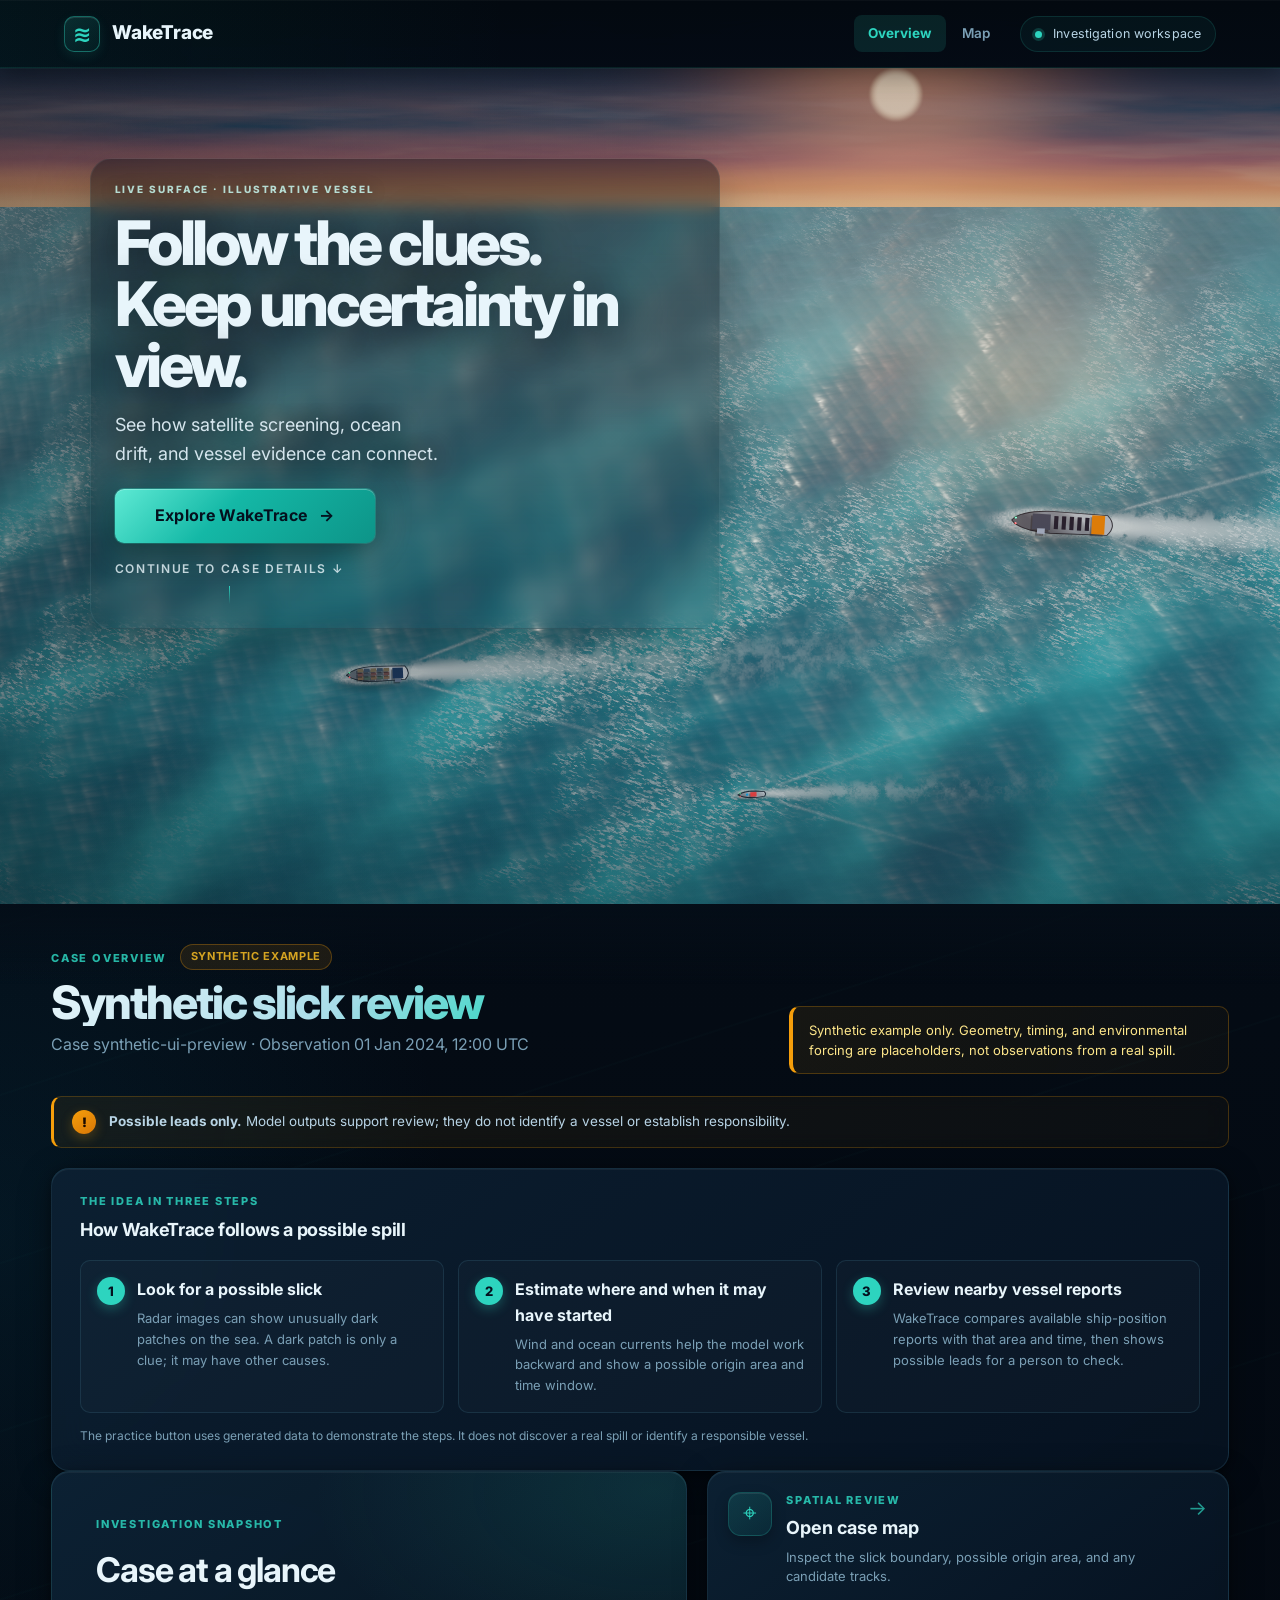
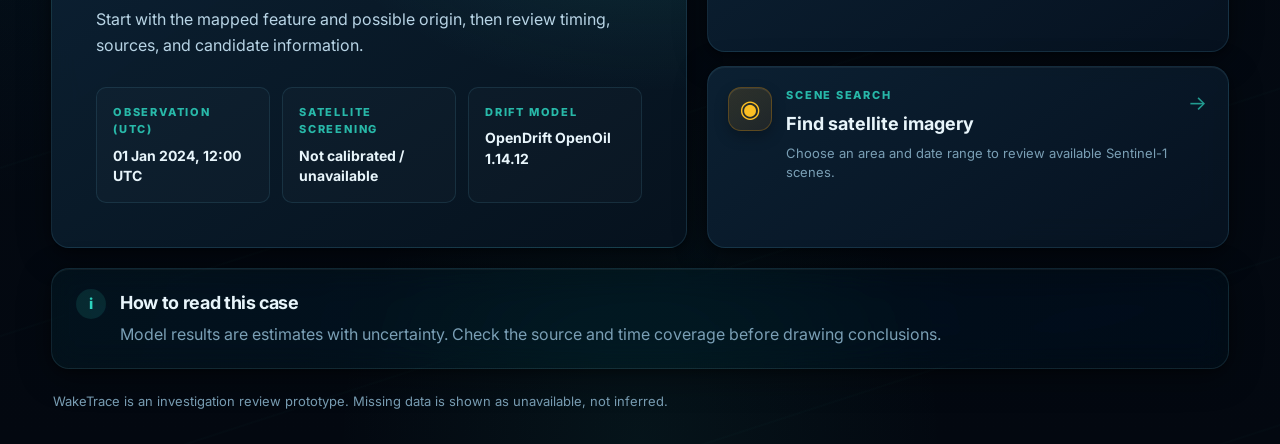
<file: frontend/index.html>
<!doctype html>
<html lang="en">
  <head>
    <meta charset="utf-8">
    <meta name="viewport" content="width=device-width, initial-scale=1">
    <meta name="theme-color" content="#0b2236">
    <title>WakeTrace | Case overview</title>
    <link rel="stylesheet" href="styles.css?v=22">
  </head>
  <body class="overview-page">
    <div class="ambient-globe" aria-hidden="true"><div class="globe-shell"><div class="globe-texture"></div></div></div>
    <a class="skip-link" href="#case-details">Skip to case overview</a>
    <header class="topbar">
      <a class="brand" href="index.html" aria-label="WakeTrace case overview"><span class="brand-mark" aria-hidden="true">≋</span><span>WakeTrace</span></a>
      <nav class="top-nav" aria-label="Main navigation">
        <a class="nav-active" aria-current="page" href="index.html">Overview</a>
        <a data-case-link href="map.html">Map</a>
      </nav>
      <div class="header-context"><span class="status-dot" aria-hidden="true"></span> Investigation workspace</div>
    </header>

    <section class="overview-hero" aria-label="Illustrative cinematic ocean scene">
      <div class="overview-hero-stage">
        <canvas id="overview-hero-canvas" aria-hidden="true"></canvas>
        <div class="overview-hero-flare" aria-hidden="true"></div>
        <div class="overview-hero-haze" aria-hidden="true"></div>
        <div class="overview-hero-veil" aria-hidden="true"></div>
        <div class="overview-hero-grain" aria-hidden="true"></div>
        <div class="overview-hero-overlay">
          <span class="eyebrow overview-hero-tag">LIVE SURFACE · ILLUSTRATIVE VESSEL</span>
          <p class="overview-hero-title">Follow the clues.<br>Keep uncertainty in view.</p>
          <p class="overview-hero-copy">See how satellite screening, ocean drift, and vessel evidence can connect.</p>
          <a class="primary-button overview-hero-cta" href="map.html?demo=1">Explore WakeTrace <span aria-hidden="true">→</span></a>
          <a class="overview-hero-scroll" href="#case-details">Continue to case details ↓</a>
        </div>
      </div>
    </section>

    <main class="page-shell overview-shell" id="case-details">
      <section class="case-heading overview-heading" aria-labelledby="case-title">
        <div class="case-heading-text">
          <div class="eyebrow">CASE OVERVIEW <span id="case-badge" class="badge">Loading</span></div>
          <h1 id="case-title">Loading case…</h1>
          <p id="case-subtitle" class="muted">Preparing case information</p>
        </div>
        <div id="case-notice" class="case-notice" role="note" hidden></div>
      </section>

      <p class="leads-banner" role="note"><span class="leads-icon" aria-hidden="true">!</span><span><strong>Possible leads only.</strong> Model outputs support review; they do not identify a vessel or establish responsibility.</span></p>

      <section class="panel plain-language-panel" aria-labelledby="workflow-title">
        <div class="eyebrow">THE IDEA IN THREE STEPS</div>
        <h2 id="workflow-title">How WakeTrace follows a possible spill</h2>
        <div class="plain-steps">
          <article><span>1</span><div><strong>Look for a possible slick</strong><p>Radar images can show unusually dark patches on the sea. A dark patch is only a clue; it may have other causes.</p></div></article>
          <article><span>2</span><div><strong>Estimate where and when it may have started</strong><p>Wind and ocean currents help the model work backward and show a possible origin area and time window.</p></div></article>
          <article><span>3</span><div><strong>Review nearby vessel reports</strong><p>WakeTrace compares available ship-position reports with that area and time, then shows possible leads for a person to check.</p></div></article>
        </div>
        <p class="small-note">The practice button uses generated data to demonstrate the steps. It does not discover a real spill or identify a responsible vessel.</p>
      </section>

      <section class="overview-grid" aria-label="Case summary">
        <article class="panel overview-main-card">
          <div class="eyebrow">INVESTIGATION SNAPSHOT</div>
          <h2>Case at a glance</h2>
          <p class="muted">Start with the mapped feature and possible origin, then review timing, sources, and candidate information.</p>
          <div class="overview-stats">
            <div><span class="metric-label">OBSERVATION (UTC)</span><strong id="overview-observed">—</strong></div>
            <div><span class="metric-label">SATELLITE SCREENING</span><strong id="overview-confidence">—</strong></div>
            <div><span class="metric-label">DRIFT MODEL</span><strong id="overview-model">—</strong></div>
          </div>
        </article>
        <div class="overview-links">
          <a class="destination-card map-destination" data-case-link href="map.html">
            <span class="destination-icon" aria-hidden="true">⌖</span>
            <span><span class="eyebrow">SPATIAL REVIEW</span><strong>Open case map</strong><span class="muted">Inspect the slick boundary, possible origin area, and any candidate tracks.</span></span>
            <span class="destination-arrow" aria-hidden="true">→</span>
          </a>
          <a class="destination-card" data-case-link href="map.html#upload-title">
            <span class="destination-icon satellite-icon" aria-hidden="true">◉</span>
            <span><span class="eyebrow">SCENE SEARCH</span><strong>Find satellite imagery</strong><span class="muted">Choose an area and date range to review available Sentinel-1 scenes.</span></span>
            <span class="destination-arrow" aria-hidden="true">→</span>
          </a>
        </div>
      </section>

      <section class="overview-note panel">
        <div class="note-symbol" aria-hidden="true">i</div>
        <div><h2>How to read this case</h2><p id="overview-note-text" class="muted">Model results are estimates with uncertainty. Check the source and time coverage before drawing conclusions.</p></div>
      </section>
      <footer class="page-footer">WakeTrace is an investigation review prototype. Missing data is shown as unavailable, not inferred.</footer>
    </main>
    <script src="case-data.js?v=3"></script>
    <script src="overview-hero.js?v=19"></script>
    <script src="overview.js"></script>
  </body>
</html>
</file>
<file: frontend/styles.css>
/* ============================================================
   WakeTrace — Refined Design System
   Deep-ocean palette · Glass panels · Harmonic accent colours
   ============================================================ */

@import url('https://fonts.googleapis.com/css2?family=Inter:wght@300;400;500;600;700;800;900&display=swap');

/* ─── Design Tokens ──────────────────────────────────────── */
:root {
  color-scheme: dark;

  /* Core palette */
  --ink:        #e8f5fb;
  --ink-soft:   #b8d4e5;
  --muted:      #7a9fb5;
  --line:       rgb(100 180 210 / 14%);
  --surface:    rgb(10 28 44 / 92%);
  --canvas:     #050e18;
  --deep:       #03090f;

  /* Brand accent — teal/cyan */
  --sea:        #2dd4bf;
  --sea-mid:    #14b8a6;
  --sea-dark:   #0d9488;
  --foam:       rgb(45 212 191 / 10%);

  /* Warm amber accent */
  --slick:      #f59e0b;
  --slick-soft: rgb(245 158 11 / 12%);
  --slick-light: #fef3c7;

  /* Utility */
  --focus:      #5eead4;
  --red:        #f43f5e;
  --red-soft:   rgb(244 63 94 / 12%);

  /* Geometry */
  --radius:     18px;
  --radius-sm:  10px;

  /* Shadows */
  --shadow-sm:  0 2px 8px rgb(0 0 0 / 30%), inset 0 1px 0 rgb(255 255 255 / 4%);
  --shadow:     0 8px 32px rgb(0 0 0 / 40%), 0 2px 8px rgb(0 0 0 / 30%), inset 0 1px 0 rgb(255 255 255 / 5%);
  --shadow-lg:  0 20px 60px rgb(0 0 0 / 55%), 0 4px 16px rgb(0 0 0 / 35%), inset 0 1px 0 rgb(255 255 255 / 6%);
  --glow-sea:   0 0 40px rgb(45 212 191 / 15%), 0 0 80px rgb(45 212 191 / 7%);
  --glow-amber: 0 0 30px rgb(245 158 11 / 18%);
}

/* ─── Reset & Base ───────────────────────────────────────── */
*, *::before, *::after { box-sizing: border-box; }
html {
  scroll-behavior: smooth;
  scroll-padding-top: 84px;
}
body {
  margin: 0;
  isolation: isolate;
  background: var(--canvas);
  color: var(--ink);
  font-family: 'Inter', ui-sans-serif, system-ui, -apple-system, 'Segoe UI', sans-serif;
  font-size: 16px;
  line-height: 1.6;
  -webkit-font-smoothing: antialiased;
  -moz-osx-font-smoothing: grayscale;
}

/* Multi-layer ocean background */
body {
  background:
    radial-gradient(ellipse 70% 50% at 80% -10%, rgb(13 148 136 / 18%), transparent 65%),
    radial-gradient(ellipse 50% 40% at 0% 60%,  rgb(6  78 106 / 18%), transparent 70%),
    radial-gradient(ellipse 40% 30% at 50% 100%, rgb(45 212 191 / 6%), transparent 60%),
    repeating-linear-gradient(
      162deg,
      transparent 0 80px,
      rgb(45 212 191 / 1.5%) 81px 82px,
      transparent 83px 160px
    ),
    linear-gradient(180deg, #060f18 0%, #040b14 50%, #030810 100%);
}

/* Subtle animated star-field / noise texture overlay */
body::before {
  content: "";
  position: fixed;
  z-index: -2;
  inset: 0;
  pointer-events: none;
  opacity: 0.5;
  background:
    radial-gradient(ellipse 120% 80% at 75% -5%, rgb(20 184 166 / 14%), transparent 55%),
    radial-gradient(ellipse 60% 50% at 10% 80%,  rgb(8  88 124 / 18%), transparent 60%),
    url("ocean-background.jpg") center 52% / cover no-repeat;
  filter: brightness(0.18) saturate(1.4);
  animation: ocean-drift 32s ease-in-out infinite alternate;
}
@keyframes ocean-drift {
  to { transform: translate3d(-1%, -0.5%, 0) scale(1.02); }
}

/* Animated grid-line shimmer */
body::after {
  content: "";
  position: fixed;
  z-index: -1;
  inset: 0;
  pointer-events: none;
  opacity: 0.06;
  background:
    repeating-linear-gradient(0deg,   transparent 0 39px, rgb(45 212 191 / 40%) 40px),
    repeating-linear-gradient(90deg,  transparent 0 79px, rgb(45 212 191 / 20%) 80px);
  mask-image: radial-gradient(ellipse 100% 100% at 50% 50%, black 20%, transparent 80%);
}

/* ─── Animated Globe ─────────────────────────────────────── */
.ambient-globe {
  position: fixed;
  z-index: -1;
  top: clamp(90px, 14vh, 160px);
  right: clamp(-130px, -4vw, -20px);
  width: clamp(260px, 30vw, 420px);
  aspect-ratio: 1;
  opacity: 0.5;
  pointer-events: none;
  filter: blur(0.3px);
}
.globe-shell {
  position: relative;
  width: 100%;
  height: 100%;
  overflow: hidden;
  border-radius: 50%;
  isolation: isolate;
  background: #04111e;
  box-shadow:
    0 0 0 1px rgb(45 212 191 / 30%),
    0 0 24px 6px  rgb(45 212 191 / 22%),
    0 0 70px 18px rgb(13 148 136 / 14%),
    inset -30px -6px 50px rgb(0 5 15 / 88%);
  animation: globe-float 14s ease-in-out infinite;
}
.globe-texture {
  position: absolute;
  inset: 0;
  border-radius: inherit;
  background-image: url("nasa-blue-marble.jpg");
  background-repeat: repeat-x;
  background-size: 200% 100%;
  background-position: 0 50%;
  filter: saturate(1.2) brightness(0.85) contrast(1.1) hue-rotate(4deg);
  animation: globe-turn 60s linear infinite;
}
.globe-shell::before {
  content: "";
  position: absolute;
  z-index: 1;
  inset: 0;
  border-radius: inherit;
  background:
    radial-gradient(ellipse at 32% 25%, rgb(255 255 255 / 18%), transparent 12%),
    radial-gradient(ellipse at 72% 55%, transparent 26%, rgb(1 10 24 / 28%) 60%, rgb(0 6 18 / 90%) 100%),
    linear-gradient(118deg, rgb(45 212 191 / 20%), transparent 30%, transparent 70%, rgb(0 8 22 / 55%));
  box-shadow:
    inset 10px 8px 28px rgb(200 255 245 / 14%),
    inset -22px -10px 40px rgb(0 5 20 / 80%);
}
.globe-shell::after {
  content: "";
  position: absolute;
  z-index: 2;
  top: -1%; left: -1%;
  width: 102%; height: 102%;
  border: 1px solid rgb(45 212 191 / 40%);
  border-radius: 50%;
  box-shadow: inset 0 0 16px rgb(45 212 191 / 25%);
}
@keyframes globe-float {
  0%, 100% { transform: rotateY(-8deg) rotateX(3deg) translateY(0); }
  50%       { transform: rotateY(-4deg) rotateX(1deg) translateY(-10px); }
}
@keyframes globe-turn { to { background-position: 100% 50%; } }

/* ─── Typography ─────────────────────────────────────────── */
h1, h2, h3, h4, p { margin-top: 0; }
h1 {
  margin: 8px 0 6px;
  font-size: clamp(28px, 3.6vw, 46px);
  font-weight: 800;
  letter-spacing: -0.045em;
  line-height: 1.06;
  overflow-wrap: anywhere;
  background: linear-gradient(135deg, #e8f5fb 0%, #a8dde9 60%, var(--sea) 100%);
  -webkit-background-clip: text;
  background-clip: text;
  -webkit-text-fill-color: transparent;
}
h2 {
  margin-bottom: 4px;
  font-size: 18px;
  font-weight: 700;
  letter-spacing: -0.02em;
  color: var(--ink);
}
h3 { margin-bottom: 0; font-size: 14px; font-weight: 650; }
.muted { color: var(--muted); }

/* ─── Accessibility ──────────────────────────────────────── */
:focus-visible {
  outline: 2px solid var(--sea);
  outline-offset: 3px;
  border-radius: 6px;
}
.topbar :focus-visible { outline-color: var(--sea); }

.skip-link {
  position: absolute; z-index: 2000; top: 8px; left: 8px;
  padding: 10px 14px; border-radius: 8px;
  background: var(--sea); color: #03090f;
  font-weight: 700; text-decoration: none;
  transform: translateY(-160%);
  transition: transform 0.2s;
}
.skip-link:focus { transform: none; }

/* ─── Top Bar ────────────────────────────────────────────── */
.topbar {
  position: sticky; z-index: 1500; top: 0;
  display: flex; align-items: center; justify-content: space-between; gap: 16px;
  height: 68px; padding: 0 clamp(16px, 5vw, 72px);
  color: var(--ink);
  background:
    linear-gradient(90deg, rgb(3 148 136 / 8%) 0%, transparent 40%),
    linear-gradient(180deg, rgb(3 9 16 / 98%), rgb(4 11 20 / 96%));
  border-bottom: 1px solid rgb(45 212 191 / 12%);
  box-shadow:
    0 4px 24px rgb(0 0 0 / 40%),
    0 1px 0 rgb(45 212 191 / 8%),
    inset 0 1px 0 rgb(255 255 255 / 3%);
  backdrop-filter: blur(20px) saturate(1.8);
}

.brand {
  display: inline-flex; align-items: center; gap: 12px;
  color: inherit; font-size: 19px; font-weight: 800;
  letter-spacing: -0.01em; text-decoration: none;
}
.brand-mark {
  display: grid; width: 36px; height: 36px; place-items: center;
  border: 1px solid rgb(45 212 191 / 40%);
  border-radius: 10px;
  color: var(--sea);
  background: linear-gradient(145deg, rgb(45 212 191 / 14%), rgb(13 148 136 / 8%));
  font-size: 22px; font-weight: 900; line-height: 1;
  box-shadow: inset 0 1px 0 rgb(255 255 255 / 10%), 0 4px 12px rgb(45 212 191 / 10%);
  transition: box-shadow 0.2s, border-color 0.2s;
}
.brand:hover .brand-mark {
  border-color: rgb(45 212 191 / 70%);
  box-shadow: inset 0 1px 0 rgb(255 255 255 / 12%), var(--glow-sea);
}

.top-nav { display: flex; align-items: center; gap: 2px; margin-left: auto; }
.top-nav a {
  padding: 8px 14px; border-radius: 8px;
  color: var(--muted); font-size: 13.5px; font-weight: 600;
  text-decoration: none;
  transition: background 0.15s, color 0.15s;
  letter-spacing: 0.01em;
}
.top-nav a:hover { background: rgb(45 212 191 / 8%); color: var(--ink); }
.top-nav a.nav-active,
.top-nav a[aria-current="page"] {
  background: rgb(45 212 191 / 12%);
  color: var(--sea);
  font-weight: 700;
}

.header-context {
  padding: 7px 14px;
  border: 1px solid rgb(45 212 191 / 14%);
  border-radius: 999px;
  background: rgb(45 212 191 / 5%);
  color: var(--ink-soft);
  font-size: 12.5px;
  white-space: nowrap;
  letter-spacing: 0.01em;
}
.status-dot {
  display: inline-block; width: 7px; height: 7px;
  margin-right: 7px; border-radius: 50%;
  background: var(--sea);
  box-shadow: 0 0 0 3px rgb(45 212 191 / 20%);
  vertical-align: middle;
}

/* ─── Page Layout ────────────────────────────────────────── */
.page-shell {
  position: relative; z-index: 1;
  max-width: 1560px; margin: 0 auto;
  padding: 40px clamp(16px, 4vw, 64px) 32px;
}

.case-heading {
  display: flex; align-items: flex-end; justify-content: space-between;
  gap: 24px; margin-bottom: 22px;
}
.eyebrow, .metric-label {
  color: var(--sea);
  font-size: 11px; font-weight: 800;
  letter-spacing: 0.16em;
  text-transform: uppercase;
  opacity: 0.85;
}

/* Badges */
.badge {
  display: inline-block; margin-left: 9px;
  padding: 3px 10px;
  border: 1px solid rgb(245 158 11 / 35%);
  border-radius: 999px;
  background: var(--slick-soft);
  color: #fbbf24;
  font-size: 11px; font-weight: 700;
  letter-spacing: 0.06em;
  vertical-align: 2px;
}
.badge.real-case-badge {
  border-color: rgb(45 212 191 / 25%);
  background: rgb(45 212 191 / 8%);
  color: var(--sea);
}

/* ─── Panels (Glass Cards) ───────────────────────────────── */
.panel, .destination-card {
  overflow: hidden;
  border: 1px solid var(--line);
  border-radius: var(--radius);
  background: linear-gradient(145deg, rgb(12 32 50 / 94%), rgb(6 18 32 / 96%));
  box-shadow: var(--shadow);
  backdrop-filter: blur(16px) saturate(1.6);
  transition: border-color 0.25s ease, box-shadow 0.25s ease, transform 0.25s ease;
}
.panel:hover {
  border-color: rgb(45 212 191 / 22%);
  box-shadow: var(--shadow-lg), var(--glow-sea);
}
.panel-heading {
  display: flex; align-items: center; justify-content: space-between; gap: 16px;
  padding: 22px 24px;
}

/* ─── Alerts & Banners ───────────────────────────────────── */
.leads-banner {
  display: flex; align-items: center; gap: 13px;
  margin: 0 0 20px; padding: 13px 18px;
  border: 1px solid rgb(245 158 11 / 22%);
  border-left: 3px solid var(--slick);
  border-radius: var(--radius-sm);
  background: linear-gradient(100deg, rgb(245 158 11 / 7%), rgb(245 158 11 / 3%));
  color: var(--ink-soft); font-size: 13.5px;
  backdrop-filter: blur(8px);
}
.leads-icon {
  display: grid; flex: none; width: 24px; height: 24px;
  place-items: center; border-radius: 50%;
  background: linear-gradient(145deg, var(--slick), #d97706);
  color: #1a0a00; font-size: 13px; font-weight: 900;
  box-shadow: 0 4px 12px rgb(245 158 11 / 25%);
}

.case-notice {
  max-width: 440px; padding: 13px 16px;
  border: 1px solid rgb(245 158 11 / 25%);
  border-left: 4px solid var(--slick);
  border-radius: var(--radius-sm);
  background: linear-gradient(115deg, rgb(245 158 11 / 8%), rgb(245 158 11 / 3%));
  color: #fde68a; font-size: 13px; line-height: 1.55;
}
.case-notice[hidden] { display: none; }

/* ─── Workspace Grid ─────────────────────────────────────── */
.workspace {
  display: grid;
  grid-template-columns: minmax(0, 2.2fr) minmax(320px, 0.8fr);
  gap: 20px; align-items: stretch;
}

/* ─── Map Panel ──────────────────────────────────────────── */
.map-panel {
  display: flex; flex-direction: column;
  min-height: clamp(560px, 74vh, 800px);
}
.map-heading { border-bottom: 1px solid var(--line); }
.map-legend {
  display: flex; flex-wrap: wrap; gap: 8px 18px;
  margin: 0; padding: 0; list-style: none;
  color: var(--ink-soft); font-size: 12.5px;
}
.map-legend li { display: inline-flex; align-items: center; gap: 7px; white-space: nowrap; }
.map-legend li[hidden] { display: none; }
.legend-swatch { width: 14px; height: 14px; border-radius: 4px; }
.legend-swatch.slick   { border: 2px solid var(--slick); background: rgb(245 158 11 / 30%); box-shadow: 0 0 6px rgb(245 158 11 / 25%); }
.legend-swatch.origin  { border: 2px dashed var(--sea); background: rgb(45 212 191 / 15%); }
.legend-swatch.secondary { border: 2px dashed rgb(45 212 191 / 50%); background: rgb(45 212 191 / 8%); }
.legend-swatch.track   { height: 0; border-top: 3px dotted var(--sea); border-radius: 0; background: none; align-self: center; }
.legend-swatch.particles { width: 12px; height: 12px; border: 2px solid rgb(45 212 191 / 60%); border-radius: 50%; background: var(--sea); }

.map-stage {
  position: relative; display: flex; flex: 1; min-height: 420px;
}
#map {
  position: relative; z-index: 0; flex: 1; min-height: 420px;
  background: radial-gradient(ellipse at 50% 40%, #0e3a50, #060f1a 70%, #040a12);
}

.map-overlay-chip, .map-button, .map-message {
  position: absolute; z-index: 500;
}
.map-overlay-chip {
  top: 14px; left: 56px;
  display: flex; align-items: center; gap: 8px;
  padding: 8px 13px;
  border: 1px solid rgb(45 212 191 / 25%);
  border-radius: 9px;
  background: rgb(3 9 16 / 92%);
  color: var(--ink);
  font-size: 11.5px; font-weight: 700; letter-spacing: 0.1em;
  box-shadow: var(--shadow-sm);
  backdrop-filter: blur(12px);
  pointer-events: none;
}
.overlay-icon { color: var(--sea); font-size: 15px; line-height: 1; }

.map-button {
  top: 14px; right: 14px;
  min-height: 38px; padding: 7px 14px;
  border: 1px solid rgb(45 212 191 / 20%);
  border-radius: 8px;
  background: rgb(6 18 32 / 88%);
  color: var(--ink);
  font: inherit; font-size: 13px; font-weight: 650;
  box-shadow: var(--shadow-sm);
  cursor: pointer;
  backdrop-filter: blur(12px);
  transition: background 0.15s, border-color 0.15s;
}
.map-button:hover {
  background: rgb(45 212 191 / 12%);
  border-color: rgb(45 212 191 / 40%);
}

.map-message {
  bottom: 18px; left: 50%;
  max-width: calc(100% - 28px); padding: 10px 16px;
  border: 1px solid var(--line);
  border-radius: 10px;
  background: rgb(6 18 32 / 94%);
  color: var(--ink); font-size: 13px; font-weight: 650;
  text-align: center;
  box-shadow: var(--shadow-sm);
  transform: translateX(-50%);
  backdrop-filter: blur(14px);
}
.map-message[hidden] { display: none; }

.map-footnote {
  margin: 0; padding: 12px 24px;
  border-top: 1px solid var(--line);
  color: var(--muted); font-size: 12.5px;
}

.trajectory-controls {
  display: grid;
  grid-template-columns: auto minmax(200px, 1fr) auto;
  align-items: center; gap: 10px 18px;
  padding: 14px 24px 16px;
  border-top: 1px solid var(--line);
  background: linear-gradient(180deg, rgb(4 14 22 / 85%), rgb(3 9 15 / 90%));
  backdrop-filter: blur(8px);
}
.trajectory-controls[hidden] { display: none; }
.trajectory-scrubber {
  display: grid;
  grid-template-columns: auto minmax(100px, 1fr) auto;
  align-items: center; gap: 10px;
  color: var(--muted); font-size: 12px;
}
.trajectory-scrubber input {
  width: 100%;
  accent-color: var(--sea);
  cursor: pointer;
}
.trajectory-time {
  color: var(--sea);
  font-size: 12px; font-variant-numeric: tabular-nums; text-align: right;
}
.trajectory-note {
  grid-column: 1 / -1; margin: 0;
  color: var(--muted); font-size: 12px;
}
/* Oil drift particles — more realistic dark-oil appearance */
.trajectory-particle {
  stroke: rgb(45 212 191 / 60%);
  stroke-width: 1;
  fill: #1a9e96;
  fill-opacity: 0.82;
  filter: drop-shadow(0 0 3px rgb(45 212 191 / 40%));
}

/* ─── Vessel Icons ───────────────────────────────────────── */
.vessel-icon-container { border: 0; background: transparent; }
.vessel-icon {
  position: relative;
  display: grid; width: 32px; height: 32px; place-items: center;
  border: 2px solid rgb(45 212 191 / 55%);
  border-radius: 50%;
  background: radial-gradient(circle at 35% 35%, #1e9e96, #0a5055 70%);
  box-shadow:
    0 3px 14px rgb(0 0 0 / 65%),
    0 0 0 3px rgb(45 212 191 / 14%),
    0 0 18px rgb(45 212 191 / 18%),
    inset 0 1px 0 rgb(255 255 255 / 20%);
  transition: box-shadow 0.3s;
}
.vessel-icon:hover {
  box-shadow: 0 4px 18px rgb(0 0 0 / 75%), 0 0 0 4px rgb(45 212 191 / 28%), 0 0 28px rgb(45 212 191 / 28%), inset 0 1px 0 rgb(255 255 255 / 22%);
}
.vessel-icon svg { width: 22px; height: 22px; overflow: visible; fill: #e0f7f4; filter: drop-shadow(0 1px 3px rgb(0 0 0 / 65%)); }
.vessel-icon .ship-deck,
.vessel-icon .ship-bridge { fill: none; stroke: #0d5055; stroke-linecap: round; stroke-linejoin: round; stroke-width: 1.6; }
.vessel-icon .ship-wake  { fill: none; stroke: rgb(130 230 218 / 90%); stroke-linecap: round; stroke-width: 1.3; }

/* Vessel heading beam — the directional line extending from vessel */
.vessel-heading-beam {
  position: absolute; top: 50%; left: 50%;
  width: 22px; height: 2px;
  background: linear-gradient(90deg, rgb(45 212 191 / 70%), transparent);
  border-radius: 2px;
  transform-origin: 0 50%;
  pointer-events: none;
}

/* Animated ping on candidate vessels */
@keyframes vessel-ping {
  0%   { transform: scale(0.9); box-shadow: 0 0 0 2px rgb(45 212 191 / 60%), 0 4px 14px rgb(0 0 0 / 60%); }
  50%  { transform: scale(1.08); box-shadow: 0 0 0 5px rgb(45 212 191 / 20%), 0 6px 18px rgb(0 0 0 / 50%); }
  100% { transform: scale(0.9); box-shadow: 0 0 0 2px rgb(45 212 191 / 60%), 0 4px 14px rgb(0 0 0 / 60%); }
}
@media (prefers-reduced-motion: no-preference) {
  .vessel-icon-candidate { animation: vessel-ping 3s ease-in-out infinite; }
}

.vessel-icon-lead, .vessel-icon-candidate { width: 42px; height: 42px; }
.vessel-icon-lead svg, .vessel-icon-candidate svg { width: 28px; height: 28px; }
.vessel-icon-lead {
  background: radial-gradient(circle at 35% 30%, #f87090, #be123c 75%);
  border-color: rgb(244 63 94 / 65%);
  box-shadow:
    0 0 0 4px rgb(244 63 94 / 22%),
    0 0 22px rgb(244 63 94 / 35%),
    0 5px 16px rgb(0 0 0 / 65%);
}
.vessel-icon-lead .ship-wake { stroke: rgb(255 160 170 / 80%); }
.vessel-icon-lead .ship-deck,
.vessel-icon-lead .ship-bridge { stroke: #7a0020; }
.vessel-icon-candidate {
  background: radial-gradient(circle at 35% 30%, #fbbf24, #b45309 75%);
  border-color: rgb(245 158 11 / 65%);
  box-shadow:
    0 0 0 4px rgb(245 158 11 / 22%),
    0 0 20px rgb(245 158 11 / 28%),
    0 5px 16px rgb(0 0 0 / 65%);
}
.vessel-icon-candidate .ship-wake { stroke: rgb(255 220 100 / 80%); }
.vessel-icon-candidate .ship-deck,
.vessel-icon-candidate .ship-bridge { stroke: #6b3000; }
.legend-vessel {
  display: inline-grid; width: 17px; height: 17px;
  place-items: center; border-radius: 50%;
  background: radial-gradient(circle at 35% 35%, #1a9e96, #0a5055);
  box-shadow: inset 0 0 0 1.5px rgb(255 255 255 / 70%);
}
.legend-vessel svg { width: 14px; height: 14px; fill: #e0f7f4; }
.legend-vessel .ship-deck,
.legend-vessel .ship-bridge { fill: none; stroke: #0a4f50; stroke-linecap: round; stroke-linejoin: round; stroke-width: 1.8; }
.legend-vessel .ship-wake   { fill: none; stroke: rgb(45 212 191 / 80%); stroke-linecap: round; stroke-width: 1.2; }

/* ─── Oil Slick Iridescence ──────────────────────────────── */
.slick-iridescent-ring {
  pointer-events: none;
}
@keyframes slick-shimmer {
  0%   { opacity: 0.6; }
  50%  { opacity: 1; }
  100% { opacity: 0.6; }
}
@media (prefers-reduced-motion: no-preference) {
  .slick-pulse-ring { animation: slick-shimmer 4s ease-in-out infinite; }

/* ─── Leaflet Overrides ──────────────────────────────────── */
.leaflet-container { font-family: inherit; }
.leaflet-popup-content { font: 14px/1.55 'Inter', ui-sans-serif, sans-serif; }
.leaflet-tile-pane { filter: brightness(0.72) saturate(0.85) hue-rotate(6deg); }
.leaflet-control-zoom a {
  background: rgb(6 18 32 / 92%) !important;
  border-color: rgb(45 212 191 / 20%) !important;
  color: var(--ink) !important;
  backdrop-filter: blur(12px);
}
.leaflet-control-zoom a:hover { background: rgb(45 212 191 / 12%) !important; }
.leaflet-control-attribution {
  background: rgb(3 9 15 / 88%) !important;
  color: var(--muted) !important;
  backdrop-filter: blur(8px);
}
.leaflet-control-attribution a { color: var(--sea) !important; }
.leaflet-popup-content-wrapper,
.leaflet-popup-tip { background: rgb(10 28 44 / 96%); color: var(--ink); backdrop-filter: blur(16px); }

/* ─── Summary Sidebar ────────────────────────────────────── */
.summary-panel { display: flex; flex-direction: column; }
.summary-panel > .panel-heading { padding-bottom: 18px; }

.metric-block {
  display: grid; gap: 8px;
  margin: 0 20px; padding: 18px 16px;
  border: 1px solid rgb(45 212 191 / 18%);
  border-left: 4px solid var(--sea);
  border-radius: var(--radius-sm);
  background: linear-gradient(140deg, rgb(45 212 191 / 7%), rgb(13 148 136 / 4%));
}
.metric-block strong { font-size: 17px; line-height: 1.45; overflow-wrap: anywhere; color: var(--ink); }
.metric-block .muted { font-size: 13.5px; }

.uncertainty-card {
  margin: 14px 20px 4px; padding: 14px 16px;
  border: 1px solid rgb(245 158 11 / 20%);
  border-radius: var(--radius-sm);
  background: linear-gradient(140deg, rgb(245 158 11 / 6%), rgb(217 119 6 / 3%));
}
.uncertainty-title { margin-bottom: 7px; color: #fbbf24; font-size: 13.5px; font-weight: 700; }
.uncertainty-card p { margin-bottom: 0; color: var(--ink-soft); font-size: 13.5px; line-height: 1.6; }

.sources-block { padding: 18px 20px 12px; }
.sources-block h3 { margin-bottom: 10px; color: var(--ink); }
.sources-block ul {
  display: grid; gap: 8px; margin: 0; padding-left: 18px;
  color: var(--ink-soft); font-size: 13.5px; line-height: 1.5; overflow-wrap: anywhere;
}
.sources-block li::marker { color: var(--sea); }

.candidate-block {
  margin-top: auto; padding: 16px 20px 20px;
  border-top: 1px solid var(--line);
  background: rgb(3 9 16 / 50%);
}
.candidate-row { display: flex; align-items: center; justify-content: space-between; margin-bottom: 6px; }
.candidate-count {
  display: grid; min-width: 28px; height: 28px; padding: 0 7px;
  place-items: center; border-radius: 999px;
  background: rgb(45 212 191 / 10%); color: var(--sea);
  font-size: 13px; font-weight: 800;
}
.candidate-block p { margin-bottom: 0; font-size: 13.5px; }

/* ─── Timeline ───────────────────────────────────────────── */
.timeline-panel { margin-top: 20px; padding: 0 24px 22px; }
.timeline-heading { padding: 20px 0 12px; }
.timeline-duration {
  padding: 6px 13px; border-radius: 8px;
  background: rgb(45 212 191 / 8%); color: var(--sea);
  font-size: 13px; font-weight: 700;
}
.timeline-track { position: relative; height: 56px; margin: 6px 48px 0; }
.timeline-track[hidden] { display: none; }
.timeline-rail, .window-bar {
  position: absolute; top: 16px; left: 0; height: 8px; border-radius: 999px;
}
.timeline-rail { right: 0; background: rgb(255 255 255 / 5%); }
.window-bar {
  width: 0;
  background: linear-gradient(90deg, rgb(45 212 191 / 40%), var(--sea));
  border: 1px solid rgb(45 212 191 / 40%);
  box-shadow: 0 0 12px rgb(45 212 191 / 20%);
  transition: width 0.6s ease;
}
.timeline-marker {
  position: absolute; top: 8px; left: 0;
  display: flex; flex-direction: column; align-items: center;
  transform: translateX(-50%);
}
.marker-dot {
  width: 26px; height: 26px;
  border: 4px solid rgb(3 9 16 / 80%);
  border-radius: 50%;
  background: var(--slick);
  box-shadow: 0 0 0 2px var(--slick), var(--glow-amber), 0 3px 10px rgb(0 0 0 / 40%);
}
.marker-label {
  position: absolute; top: 31px; width: 110px;
  color: #fbbf24; font-size: 11.5px; font-weight: 700; text-align: center;
}
.timeline-labels {
  display: flex; justify-content: space-between; gap: 20px;
  color: var(--muted); font-size: 12.5px;
}
.timeline-labels span:last-child { text-align: right; }

.page-footer {
  padding: 22px 2px 0;
  color: var(--muted); font-size: 13px;
}

/* ─── Animations ─────────────────────────────────────────── */
@media (prefers-reduced-motion: no-preference) {
  .status-dot { animation: pulse-sea 2.6s ease-out infinite; }
  .marker-dot { animation: pulse-amber 2.8s ease-out infinite; }
}
@keyframes pulse-sea {
  0%   { box-shadow: 0 0 0 0   rgb(45 212 191 / 60%); }
  100% { box-shadow: 0 0 0 10px rgb(45 212 191 / 0%); }
}
@keyframes pulse-amber {
  0%   { box-shadow: 0 0 0 2px var(--slick), 0 0 0 2px  rgb(245 158 11 / 60%); }
  100% { box-shadow: 0 0 0 2px var(--slick), 0 0 0 14px rgb(245 158 11 / 0%); }
}
@media (prefers-reduced-motion: reduce) {
  html { scroll-behavior: auto; }
  *, *::before, *::after { animation: none !important; transition: none !important; }
}

/* ─── Overview Page ──────────────────────────────────────── */

.overview-grid {
  display: grid;
  grid-template-columns: minmax(0, 1fr) minmax(320px, 0.82fr);
  gap: 20px; align-items: stretch;
}

.overview-main-card {
  padding: clamp(24px, 4vw, 44px);
  background:
    radial-gradient(ellipse at 95% 5%, rgb(45 212 191 / 12%), transparent 40%),
    linear-gradient(145deg, rgb(12 34 52 / 96%), rgb(6 18 30 / 98%));
}
.overview-main-card h2 { margin: 10px 0 10px; font-size: clamp(24px, 3vw, 34px); letter-spacing: -0.035em; }
.overview-main-card > p { max-width: 620px; margin-bottom: 28px; color: var(--ink-soft); }

.overview-stats {
  display: grid; grid-template-columns: repeat(3, minmax(0, 1fr)); gap: 12px;
}
.overview-stats > div {
  display: grid; align-content: start; gap: 7px; min-width: 0;
  padding: 16px; border: 1px solid var(--line); border-radius: var(--radius-sm);
  background: rgb(255 255 255 / 2%);
  transition: border-color 0.2s;
}
.overview-stats > div:hover { border-color: rgb(45 212 191 / 25%); }
.overview-stats strong { font-size: 14px; line-height: 1.45; overflow-wrap: anywhere; color: var(--ink); }

.overview-links { display: grid; gap: 14px; }

.destination-card {
  display: grid;
  grid-template-columns: 44px minmax(0, 1fr) 20px;
  align-items: start; gap: 14px; padding: 20px;
  border: 1px solid var(--line);
  border-radius: var(--radius);
  background: linear-gradient(145deg, rgb(12 34 52 / 94%), rgb(6 18 32 / 96%));
  box-shadow: var(--shadow);
  color: inherit; text-decoration: none;
  transition: transform 0.2s ease, border-color 0.2s ease, box-shadow 0.2s ease;
}
.destination-card:hover {
  transform: perspective(1000px) translateY(-3px) rotateX(1deg);
  border-color: rgb(45 212 191 / 35%);
  box-shadow: var(--shadow-lg), var(--glow-sea);
}
.destination-card > span:nth-child(2) { display: grid; gap: 5px; }
.destination-card strong { font-size: 18px; font-weight: 700; color: var(--ink); }
.destination-card .muted { font-size: 13px; line-height: 1.5; }

.destination-icon {
  display: grid; width: 44px; height: 44px; place-items: center;
  border-radius: 13px; font-size: 24px;
  background: linear-gradient(145deg, rgb(45 212 191 / 15%), rgb(13 148 136 / 10%));
  color: var(--sea);
  border: 1px solid rgb(45 212 191 / 20%);
  box-shadow: inset 0 1px 0 rgb(255 255 255 / 8%), 0 6px 14px rgb(0 0 0 / 25%);
}
.evidence-icon, .satellite-icon {
  background: linear-gradient(145deg, rgb(245 158 11 / 15%), rgb(217 119 6 / 10%));
  color: #fbbf24;
  border-color: rgb(245 158 11 / 25%);
}
.destination-arrow { color: var(--sea); font-size: 20px; opacity: 0.7; }

.overview-note {
  display: flex; align-items: flex-start; gap: 14px;
  margin-top: 20px; padding: 20px 24px;
  background: linear-gradient(110deg, rgb(45 212 191 / 5%), rgb(13 148 136 / 3%));
}
.overview-note h2 { margin-bottom: 4px; }
.overview-note p  { margin-bottom: 0; }
.note-symbol {
  display: grid; flex: none; width: 30px; height: 30px;
  place-items: center; border-radius: 50%;
  background: rgb(45 212 191 / 12%);
  color: var(--sea); font-weight: 800; font-size: 15px;
}

/* ─── One-Click Demo Banner ──────────────────────────────── */
.one-click-demo {
  display: flex; align-items: center; justify-content: space-between; gap: 20px;
  margin: 0 0 20px; padding: 20px 26px;
  border: 1px solid rgb(45 212 191 / 25%);
  border-radius: var(--radius);
  background:
    radial-gradient(ellipse at 3% 0%, rgb(45 212 191 / 12%), transparent 50%),
    linear-gradient(115deg, rgb(12 34 52 / 95%), rgb(8 22 36 / 97%));
  box-shadow: var(--shadow), 0 0 0 1px rgb(45 212 191 / 8%);
}
.one-click-demo h2 { margin: 4px 0; color: var(--ink); }
.one-click-demo p  { max-width: 720px; margin: 0; color: var(--muted); font-size: 13.5px; }
.one-click-demo .primary-button {
  display: inline-flex; flex: none; align-items: center; gap: 12px;
  text-decoration: none;
  background: linear-gradient(135deg, var(--sea-mid), var(--sea-dark));
  box-shadow: 0 8px 24px rgb(0 0 0 / 30%), 0 0 0 1px rgb(45 212 191 / 30%), inset 0 1px 0 rgb(255 255 255 / 18%);
}
.one-click-demo .primary-button:hover {
  background: linear-gradient(135deg, var(--sea), var(--sea-mid));
  box-shadow: 0 12px 32px rgb(0 0 0 / 35%), 0 0 0 1px rgb(45 212 191 / 50%), var(--glow-sea);
}

/* ─── Plain Steps (How it works) ─────────────────────────── */
.plain-language-panel { margin-top: 20px; padding: 24px 28px; }
.plain-language-panel h2 { margin: 5px 0 16px; }
.plain-steps {
  display: grid;
  grid-template-columns: repeat(3, minmax(0, 1fr));
  gap: 14px;
}
.plain-steps article {
  display: flex; align-items: flex-start; gap: 12px; padding: 16px;
  border: 1px solid var(--line);
  border-radius: var(--radius-sm);
  background: rgb(255 255 255 / 2%);
  transition: border-color 0.2s, background 0.2s;
}
.plain-steps article:hover {
  border-color: rgb(45 212 191 / 22%);
  background: rgb(45 212 191 / 4%);
}
.plain-steps article > span {
  display: grid; flex: 0 0 28px; width: 28px; height: 28px;
  place-items: center; border-radius: 50%;
  color: #04111e; background: var(--sea);
  font-weight: 800; font-size: 13px;
  box-shadow: 0 4px 12px rgb(45 212 191 / 30%);
  flex-shrink: 0;
}
.plain-steps strong { color: var(--ink); }
.plain-steps p { margin: 5px 0 0; color: var(--muted); font-size: 13px; line-height: 1.6; }

/* ─── Map Page Shell ─────────────────────────────────────── */
.map-page-shell     { max-width: 1500px; }
.map-page-heading,
.evidence-heading   { align-items: center; }
.map-page-heading h1,
.evidence-heading h1 { font-size: clamp(27px, 3vw, 38px); }
.map-page-panel     { min-height: min(72vh, 760px); border-color: rgb(45 212 191 / 18%); }
.map-page-stage,
.map-page-stage #map {
  min-height: min(65vh, 670px);
  background: radial-gradient(ellipse at 50% 36%, #0e3c52, #061b30 70%, #040d1e);
}

.text-link { color: var(--sea); font-size: 14px; font-weight: 700; text-decoration: none; }
.text-link:hover,
.page-footer a:hover { text-decoration: underline; }
.map-notice, .evidence-notice { max-width: none; margin: -4px 0 18px; }
.map-page-shell .leads-banner,
.evidence-shell  .leads-banner { margin-bottom: 18px; }

/* ─── Evidence Grid ──────────────────────────────────────── */
.evidence-grid {
  display: grid;
  grid-template-columns: repeat(2, minmax(0, 1fr));
  gap: 18px; align-items: start;
}
.evidence-card { min-width: 0; padding: 0 24px 24px; }
.evidence-card .panel-heading { margin: 0 -24px; padding: 20px 24px; }
.evidence-card .panel-heading .muted { font-size: 13px; }
.evidence-card.timeline-panel { margin: 0; padding: 0 24px 24px; }
.evidence-card .timeline-heading { padding: 20px 0 12px; }
.evidence-card .timeline-track { margin: 12px 30px 4px; }
.evidence-card .timeline-labels { min-height: 40px; font-size: 12px; }

.small-note { margin: 14px 0 0; color: var(--muted); font-size: 12px; line-height: 1.55; }

.drift-metrics { display: grid; grid-template-columns: 1fr 1fr; gap: 12px; }
.drift-metrics > div {
  display: grid; gap: 7px; min-width: 0; padding: 14px;
  border: 1px solid var(--line); border-radius: var(--radius-sm);
  background: rgb(255 255 255 / 2%);
}
.drift-metrics strong { font-size: 13px; line-height: 1.45; overflow-wrap: anywhere; color: var(--ink); }
.evidence-card .uncertainty-card { margin: 14px 0 0; }

.detail-list { display: grid; gap: 12px; margin: 2px 0 18px; padding: 0; list-style: none; }
.detail-list li {
  display: grid; gap: 4px; padding-left: 13px;
  border-left: 3px solid var(--sea);
  color: var(--ink-soft); font-size: 13px; overflow-wrap: anywhere;
}
.detail-list li strong { color: var(--ink); }

.subsection-title { margin: 20px 0 10px; color: var(--ink); }

.settings-list { display: grid; gap: 0; margin: 0; }
.settings-list > div {
  display: grid;
  grid-template-columns: minmax(100px, 0.8fr) minmax(0, 1.2fr);
  gap: 10px; padding: 9px 0;
  border-top: 1px solid var(--line);
  font-size: 12px;
}
.settings-list dt { color: var(--muted); text-transform: capitalize; }
.settings-list dd { margin: 0; color: var(--ink-soft); overflow-wrap: anywhere; }
.settings-list dd small { display: block; margin-top: 3px; color: var(--muted); font-size: 11px; line-height: 1.45; }

.candidate-list { display: grid; gap: 10px; }
.empty-state {
  margin: 0; padding: 14px;
  border: 1px dashed var(--line);
  border-radius: var(--radius-sm);
  background: rgb(255 255 255 / 2%);
  color: var(--muted); font-size: 13px;
}
.candidate-card {
  padding: 14px; border: 1px solid var(--line); border-radius: 12px;
  background: rgb(255 255 255 / 2%);
  transition: border-color 0.2s;
}
.candidate-card:hover { border-color: rgb(45 212 191 / 20%); }
.candidate-card-heading {
  display: flex; align-items: center; justify-content: space-between; gap: 10px; margin-bottom: 8px;
}
.candidate-card-heading h3 { overflow-wrap: anywhere; color: var(--ink); }
.score-pill {
  flex: none; padding: 4px 9px; border-radius: 999px;
  background: rgb(45 212 191 / 10%); color: var(--sea);
  font-size: 12px; font-weight: 750; border: 1px solid rgb(45 212 191 / 20%);
}
.candidate-card p { margin: 6px 0 0; font-size: 13px; }
.candidate-card p.muted { font-size: 12px; }

.coastal-planner {
  margin: 18px 0 6px; padding: 18px;
  border: 1px solid rgb(45 212 191 / 22%); border-radius: 16px;
  background: linear-gradient(135deg, rgb(45 212 191 / 7%), rgb(255 255 255 / 2%));
}
.coastal-planner h3 { margin: 5px 0 0; color: var(--ink); font-size: 18px; }
.coastal-planner > p { margin: 8px 0 14px; font-size: 13px; line-height: 1.6; }
.coastal-planner-controls { display: flex; align-items: end; flex-wrap: wrap; gap: 10px; }
.coastal-planner-controls label { display: grid; gap: 6px; color: var(--muted); font-size: 12px; font-weight: 700; }
.coastal-planner-controls select {
  min-height: 42px; padding: 0 12px; border: 1px solid var(--line); border-radius: 10px;
  background: #0a1c2c; color: var(--ink); font: inherit;
}
.coastal-scenario-legend { display: flex; flex-wrap: wrap; gap: 12px 18px; margin-top: 13px; color: var(--muted); font-size: 11px; }
.coastal-scenario-legend span { display: inline-flex; align-items: center; gap: 7px; }
.coastal-line { display: inline-block; width: 22px; border-top: 3px solid; }
.coastal-line.central { border-color: #ffc86c; }
.coastal-line.lower { border-color: #60d9ce; border-top-style: dashed; }
.coastal-line.higher { border-color: #bca4ff; border-top-style: dashed; }
.coastal-particle-lines { display: inline-block; width: 22px; border-top: 1px solid #63b9ad; opacity: .6; box-shadow: 0 3px 0 rgb(99 185 173 / 45%), 0 -3px 0 rgb(99 185 173 / 45%); }
.coastal-site-dot { width: 9px; height: 9px; border-radius: 50%; background: #ff8a72; box-shadow: 0 0 0 3px rgb(255 138 114 / 20%); }
.coastal-plan-summary { margin: 14px 0 10px; padding: 14px; border-radius: 12px; background: rgb(3 18 31 / 62%); color: var(--ink-soft); }
.coastal-plan-summary strong { color: var(--sea); }
.coastal-plan-summary p { margin: 6px 0 0; font-size: 12px; line-height: 1.55; }
.coastal-site-list { display: grid; grid-template-columns: repeat(auto-fit, minmax(205px, 1fr)); gap: 9px; margin-top: 10px; }
.coastal-site-card { display: grid; align-content: start; gap: 5px; padding: 12px; border: 1px solid var(--line); border-radius: 11px; background: rgb(255 255 255 / 2%); }
.coastal-site-card strong { color: var(--ink); font-size: 13px; }
.coastal-site-card p { margin: 0; color: var(--muted); font-size: 11px; line-height: 1.5; overflow-wrap: anywhere; }
.coastal-site-card a { color: var(--sea); font-size: 11px; text-decoration: none; }
.coastal-site-card a:hover { text-decoration: underline; }
.coastal-site-near { border-color: rgb(255 138 114 / 46%); background: rgb(255 138 114 / 6%); }
.coastal-category { color: var(--sea); font-size: 11px; font-weight: 700; }
.coastal-source-note { border-top: 1px solid var(--line); padding-top: 11px; }
.coastal-source-note strong { color: var(--ink); }
.coastal-source-note a { color: var(--sea); }
.leaflet-popup-content-wrapper strong { color: var(--ink); }

.page-footer a, .text-link { color: var(--sea); }

/* ─── Buttons ────────────────────────────────────────────── */
.primary-button {
  min-height: 42px; align-self: end; padding: 9px 20px;
  border: 0; border-radius: 9px;
  background: linear-gradient(135deg, var(--sea-mid), var(--sea-dark));
  color: #04111e; font: inherit; font-weight: 700;
  cursor: pointer;
  box-shadow: 0 6px 20px rgb(0 0 0 / 25%), inset 0 1px 0 rgb(255 255 255 / 20%);
  transition: background 0.18s, box-shadow 0.18s, transform 0.12s;
}
.primary-button:hover {
  background: linear-gradient(135deg, var(--sea), var(--sea-mid));
  box-shadow: 0 8px 28px rgb(0 0 0 / 35%), var(--glow-sea);
  transform: translateY(-1px);
}
.primary-button:active { transform: translateY(0); }
.primary-button:disabled { cursor: progress; opacity: 0.6; transform: none; }

.secondary-button {
  min-height: 42px; align-self: end; padding: 9px 14px;
  border: 1px solid var(--line); border-radius: 9px;
  background: rgb(255 255 255 / 4%);
  color: var(--ink); font: inherit; font-size: 13px; font-weight: 650;
  cursor: pointer;
  backdrop-filter: blur(8px);
  transition: background 0.18s, border-color 0.18s;
}
.secondary-button:hover {
  background: rgb(45 212 191 / 8%);
  border-color: rgb(45 212 191 / 30%);
}

.text-button {
  padding: 4px 0; border: 0; background: transparent;
  color: var(--sea); font: inherit; font-size: 12px; font-weight: 700;
  text-decoration: underline; cursor: pointer;
  transition: color 0.15s;
}
.text-button:hover { color: #5eead4; }

/* ─── Scene / Upload Section ─────────────────────────────── */
.scene-context {
  display: flex; align-items: center; gap: 16px; margin: 0 0 16px; padding: 16px 20px;
  border-color: rgb(45 212 191 / 18%);
  background:
    radial-gradient(ellipse at 0% 50%, rgb(45 212 191 / 10%), transparent 50%),
    linear-gradient(110deg, rgb(12 34 52 / 94%), rgb(8 22 36 / 96%));
}
.scene-emblem {
  position: relative; display: grid; flex: none; width: 44px; height: 44px;
  place-items: center; border: 1px solid rgb(45 212 191 / 35%); border-radius: 50%;
  color: var(--sea); font-size: 22px;
  box-shadow: inset 0 0 18px rgb(45 212 191 / 12%), 0 6px 16px rgb(0 0 0 / 30%);
}
.scene-emblem i {
  position: absolute; top: 50%; left: 50%;
  width: 18px; height: 1px;
  background: var(--sea); opacity: 0.7;
  transform: rotate(-35deg); transform-origin: left;
}
.scene-details { display: grid; min-width: 0; gap: 2px; }
.scene-details strong { overflow-wrap: anywhere; color: var(--ink); }
.scene-details .muted { font-size: 12px; }
.scene-preview-status {
  margin-left: auto; padding: 7px 11px;
  border: 1px solid var(--line); border-radius: 999px;
  color: var(--muted); font-size: 11px; white-space: nowrap;
}
.scene-preview {
  width: 150px; height: 76px; margin-left: auto;
  border: 1px solid rgb(45 212 191 / 25%); border-radius: 10px;
  object-fit: cover; box-shadow: 0 8px 22px rgb(0 0 0 / 40%);
}
.scene-preview[hidden], .scene-preview-status[hidden] { display: none; }
.scene-upload-panel { margin: 0 0 16px; }
.scene-upload-panel .panel-heading { padding-bottom: 14px; }

.scene-search-form {
  display: grid; grid-template-columns: repeat(3, minmax(0, 1fr));
  gap: 12px; padding: 0 24px 22px;
}
.scene-search-form label {
  display: grid; gap: 6px;
  color: var(--ink-soft); font-size: 12px; font-weight: 700;
}
.scene-search-form input,
.scene-search-form select {
  width: 100%; min-height: 42px; padding: 9px 12px;
  border: 1px solid var(--line); border-radius: 8px;
  background: rgb(255 255 255 / 4%);
  color: var(--ink); font: inherit; font-size: 13px;
  backdrop-filter: blur(8px);
  transition: border-color 0.18s, box-shadow 0.18s;
}
.scene-search-form input::placeholder { color: var(--muted); opacity: 1; }
.scene-search-form input:focus,
.scene-search-form select:focus {
  outline: none;
  border-color: var(--sea);
  box-shadow: 0 0 0 3px rgb(45 212 191 / 15%);
}
.scene-search-form select option { background: #0c2038; }

.coordinate-save-row {
  display: flex; align-items: center; justify-content: space-between; gap: 12px;
  margin: -8px 24px 18px; padding: 11px 14px;
  border: 1px solid var(--line); border-radius: 9px;
  background: rgb(45 212 191 / 4%);
}
.coordinate-save-status { margin: 0; color: var(--muted); font-size: 12px; }

.upload-status { grid-column: 1 / -1; margin: 0; color: var(--muted); font-size: 13px; }

.scene-results { display: grid; gap: 8px; padding: 0 24px 20px; }

.offline-practice-callout {
  display: flex; align-items: center; justify-content: space-between; gap: 18px;
  margin: 0 24px 20px; padding: 14px 18px;
  border: 1px solid var(--line); border-radius: var(--radius-sm);
  background: rgb(255 255 255 / 2%);
  backdrop-filter: blur(8px);
}
.offline-practice-callout strong { color: var(--ink); }
.offline-practice-callout p { margin: 4px 0 0; font-size: 12.5px; }

.scene-result-card {
  display: flex; align-items: center; justify-content: space-between; gap: 14px;
  padding: 13px 16px; border: 1px solid var(--line); border-radius: var(--radius-sm);
  background: rgb(255 255 255 / 3%);
  transition: border-color 0.2s;
}
.scene-result-card:hover { border-color: rgb(45 212 191 / 25%); }
.scene-result-card > div { display: grid; gap: 4px; min-width: 0; }
.scene-result-card strong { overflow-wrap: anywhere; color: var(--ink); font-size: 13.5px; }
.scene-result-card span  { color: var(--ink-soft); font-size: 12px; line-height: 1.45; }
.scene-result-card .scene-product-id {
  color: var(--muted); font-family: ui-monospace, SFMono-Regular, Consolas, monospace;
  font-size: 10px; overflow-wrap: anywhere;
}
.scene-select-button {
  flex: none; min-height: 38px; padding: 7px 13px;
  border: 1px solid rgb(45 212 191 / 30%); border-radius: 8px;
  background: rgb(45 212 191 / 10%); color: var(--sea);
  font: inherit; font-size: 12px; font-weight: 700; cursor: pointer;
  transition: background 0.15s, border-color 0.15s;
}
.scene-select-button:hover {
  background: rgb(45 212 191 / 18%);
  border-color: var(--sea);
}
.scene-select-button:focus-visible { outline: 2px solid var(--slick); outline-offset: 2px; }
.scene-select-button:disabled { cursor: progress; opacity: 0.55; }
.scene-result-actions { display: grid; flex: none; gap: 7px; min-width: 178px; }
.scene-browser-link {
  display: inline-flex; align-items: center; justify-content: center;
  text-align: center; text-decoration: none;
}
.map-message .scene-browser-link { display: inline-flex; margin: 8px 4px 0; }
.legend-swatch.scene-raster {
  border: 1px solid var(--muted);
  background: linear-gradient(135deg, #1a3a4a, #8a9fa8);
}

/* ─── Historical Reference ───────────────────────────────── */
.historical-reference {
  display: flex; align-items: center; justify-content: space-between; gap: 24px;
  margin: 18px 0; padding: 20px 24px;
  color: var(--ink);
  background: linear-gradient(115deg, rgb(244 63 94 / 8%), rgb(190 18 60 / 5%));
  border: 1px solid rgb(244 63 94 / 22%);
  border-left: 4px solid var(--red);
  border-radius: 14px;
}
.historical-reference[hidden] { display: none; }
.historical-reference strong  { display: block; margin-top: 5px; font-size: 1.1rem; color: var(--ink); }
.historical-reference p       { margin: 7px 0; color: var(--ink-soft); }
.historical-reference a       { display: inline-block; margin-right: 16px; color: var(--sea); font-weight: 700; }
.reference-coordinate { flex: 0 0 auto; text-align: right; color: #fb7185; font-weight: 800; line-height: 1.5; }
.legend-swatch.reference-swatch        { background: var(--red); border: 2px solid rgb(255 255 255 / 30%); border-radius: 50%; box-shadow: 0 0 0 1px var(--red); }
.legend-swatch.simulated-source-swatch { width: 12px; height: 12px; border: 3px solid rgb(255 255 255 / 30%); border-radius: 50%; background: #f43f5e; box-shadow: 0 0 0 1px #be123c; }
.legend-swatch.simulated-slick-swatch  { width: 12px; height: 12px; border: 2px solid rgb(255 255 255 / 30%); border-radius: 50%; background: var(--sea-mid); box-shadow: 0 0 0 1px var(--sea-dark); }

/* ─── Simulation Panels ──────────────────────────────────── */
.simulation-panel {
  border-color: rgb(244 63 94 / 18%);
  background: linear-gradient(120deg, rgb(244 63 94 / 5%), rgb(6 18 32 / 97%));
}
.simulation-panel .panel-heading { padding-bottom: 12px; }
.real-detection-panel {
  border-color: rgb(45 212 191 / 18%);
  background: linear-gradient(120deg, rgb(45 212 191 / 5%), rgb(6 18 32 / 97%));
}
.real-detection-panel .panel-heading { padding-bottom: 12px; }
.real-detection-panel .scene-select-button { margin-top: 10px; }
.real-detection-panel #real-drift-output { margin: 14px 24px; color: var(--ink-soft); }
.real-detection-panel #real-ais-form { margin: 18px 0 0; padding: 16px 0 0; border-top: 1px solid var(--line); }
.real-detection-panel #real-ais-form h3 { margin: 0; color: var(--ink); }
.real-detection-panel #real-ais-form > p { grid-column: 1 / -1; margin: 0; }
.real-detection-panel #real-ais-status { margin: 0 24px 20px; }

.simulation-actions {
  display: flex; align-items: center; gap: 20px; padding: 0 24px 24px;
}
.simulation-actions .upload-status { margin: 0; }

.slick-candidate-outline { filter: drop-shadow(0 0 6px rgb(245 158 11 / 90%)); }
.slick-pulse-ring        { filter: drop-shadow(0 0 10px rgb(245 158 11 / 80%)); }
.slick-chip-icon         { color: #fbbf24; text-shadow: 0 0 10px rgb(245 158 11 / 80%); }

.simulation-step {
  display: flex; align-items: center; justify-content: space-between; gap: 22px;
  margin-top: 16px; padding: 20px 24px;
  border-color: rgb(245 158 11 / 22%);
  background:
    radial-gradient(ellipse at 3% 0%, rgb(245 158 11 / 10%), transparent 50%),
    linear-gradient(115deg, rgb(12 34 52 / 94%), rgb(8 22 36 / 96%));
}
.simulation-step[hidden] { display: none; }
.simulation-step .eyebrow { color: #fbbf24; }
.simulation-step h2      { margin: 4px 0; color: var(--ink); }
.simulation-step p       { max-width: 740px; margin: 0; color: var(--muted); }

.simulation-step-action { display: flex; flex: none; align-items: center; gap: 14px; }
.simulation-step-action .score-pill { color: #fbbf24; background: var(--slick-soft); border-color: rgb(245 158 11 / 25%); }
.simulation-step-action .primary-button {
  display: inline-flex; align-items: center; justify-content: center;
  min-height: 48px; padding: 10px 20px; color: #1a0900;
  background: linear-gradient(135deg, #fbbf24, #f59e0b);
  box-shadow: 0 8px 26px rgb(0 0 0 / 30%), var(--glow-amber);
}
.simulation-step-action .primary-button:hover {
  background: linear-gradient(135deg, #fcd34d, #fbbf24);
  box-shadow: 0 12px 32px rgb(0 0 0 / 35%), var(--glow-amber);
}

.simulation-results {
  margin-top: 22px; padding: 24px;
  border-color: rgb(244 63 94 / 22%);
  border-left: 4px solid var(--red);
  background: linear-gradient(120deg, rgb(244 63 94 / 5%), rgb(6 18 32 / 97%));
}
.simulation-results h2 { margin: 5px 0 8px; }

.simulation-ground-truth {
  margin: 16px 0; padding: 14px 18px;
  color: var(--ink-soft);
  background: rgb(245 158 11 / 6%);
  border: 1px solid rgb(245 158 11 / 18%);
  border-radius: var(--radius-sm);
}
.simulation-vessel-list {
  display: grid;
  grid-template-columns: repeat(auto-fit, minmax(250px, 1fr));
  gap: 12px;
}
.simulation-results[hidden], .simulation-panel[hidden] { display: none; }

/* ─── Plain Language Help ────────────────────────────────── */
.plain-language-panel > .small-note { margin-bottom: 0; }
.plain-help {
  margin: 16px 0; padding: 14px 18px;
  color: var(--ink);
  border: 1px solid var(--line);
  border-radius: var(--radius-sm);
  background: rgb(255 255 255 / 2%);
  backdrop-filter: blur(8px);
}
.plain-help summary { color: var(--sea); font-weight: 700; cursor: pointer; }
.plain-help summary:focus-visible { outline: 2px solid var(--slick); outline-offset: 4px; border-radius: 3px; }
.help-grid {
  display: grid; grid-template-columns: repeat(2, minmax(0, 1fr));
  gap: 10px 22px; margin-top: 14px;
}
.help-grid p       { margin: 0; color: var(--ink-soft); font-size: 13px; line-height: 1.6; }
.help-grid strong  { color: var(--ink); }
.help-grid .legend-swatch { display: inline-block; vertical-align: -1px; margin-right: 7px; }

.map-help      { margin: 0 24px 14px; }
.evidence-help { margin: 0 0 18px; }
.settings-help { margin: 18px 0 0; }
.settings-help > .small-note { margin: 10px 0; }
.plain-help > .small-note { color: var(--muted); }

/* ─── Responsive ─────────────────────────────────────────── */
@media (max-width: 1000px) {
  .workspace { grid-template-columns: 1fr; }
  .map-panel { min-height: 520px; }
  .candidate-block { margin-top: 0; }
}
@media (max-width: 900px) {
  .overview-grid   { grid-template-columns: 1fr; }
  .overview-links  { grid-template-columns: 1fr 1fr; }
  .one-click-demo  { align-items: flex-start; flex-direction: column; }
  .scene-search-form { grid-template-columns: repeat(2, minmax(0, 1fr)); }
}
@media (max-width: 720px) {
  .topbar { gap: 8px; padding-right: 12px; padding-left: 14px; }
  .brand  { flex: none; gap: 8px; font-size: 16px; }
  .brand-mark { width: 30px; height: 30px; font-size: 18px; }
  .top-nav { display: flex; min-width: 0; gap: 0; margin-left: auto; overflow-x: auto; }
  .top-nav a { flex: none; padding: 8px 9px; font-size: 12px; }
  .header-context { display: none; }
  .case-heading { align-items: flex-start; flex-direction: column; gap: 12px; }
  .case-notice  { max-width: none; }
  .map-heading  { align-items: flex-start; flex-direction: column; }
  .evidence-grid { grid-template-columns: 1fr; }
  .map-page-heading,
  .evidence-heading { align-items: flex-start; flex-direction: column; }
}
@media (max-width: 700px) {
  .plain-steps, .help-grid   { grid-template-columns: 1fr; }
  .plain-language-panel      { padding: 18px; }
  .map-help                  { margin-right: 14px; margin-left: 14px; }
  .trajectory-controls       { grid-template-columns: auto 1fr; padding-right: 14px; padding-left: 14px; }
  .trajectory-scrubber       { grid-column: 1 / -1; grid-row: 2; }
  .trajectory-time           { grid-column: 2; grid-row: 1; }
  .historical-reference      { align-items: flex-start; flex-direction: column; gap: 8px; }
  .reference-coordinate      { text-align: left; }
  .simulation-actions        { align-items: stretch; flex-direction: column; gap: 10px; padding-right: 14px; padding-left: 14px; }
  .simulation-step           { align-items: flex-start; flex-direction: column; padding: 18px; }
  .simulation-step-action    { align-items: flex-start; flex-direction: column; }
}
@media (max-width: 560px) {
  .ambient-globe { top: 88px; right: -148px; width: 310px; opacity: 0.16; }
  .topbar        { height: 58px; }
  html           { scroll-padding-top: 70px; }
  .header-context { padding: 6px 10px; font-size: 12px; }
  .page-shell    { padding-top: 22px; }
  .panel-heading { padding: 16px; }
  .map-panel     { min-height: 460px; }
  .map-stage, #map { min-height: 340px; }
  .map-overlay-chip { top: auto; bottom: 62px; left: 10px; }
  .map-footnote  { padding: 12px 16px; }
  .metric-block, .uncertainty-card { margin-right: 14px; margin-left: 14px; }
  .sources-block, .candidate-block { padding-right: 16px; padding-left: 16px; }
  .timeline-panel { padding-right: 16px; padding-left: 16px; }
  .timeline-track { margin-right: 36px; margin-left: 36px; }
  .timeline-labels { flex-direction: column; gap: 4px; }
  .timeline-labels span:last-child { text-align: left; }
  .overview-stats { grid-template-columns: 1fr; }
  .overview-links { grid-template-columns: 1fr; }
  .overview-main-card { padding: 22px; }
  .evidence-card, .evidence-card.timeline-panel { padding-right: 16px; padding-left: 16px; }
  .evidence-card .panel-heading { margin-right: -16px; margin-left: -16px; padding-right: 16px; padding-left: 16px; }
  .evidence-card .timeline-heading { padding: 16px 0 12px; }
  .settings-list > div { grid-template-columns: 1fr; gap: 3px; }
  .map-page-stage, .map-page-stage #map { min-height: 60vh; }
  .scene-context { align-items: flex-start; gap: 10px; padding: 12px; }
  .scene-emblem  { width: 34px; height: 34px; }
  .scene-preview-status { align-self: center; margin-left: auto; white-space: normal; text-align: center; }
  .scene-preview { width: 88px; height: 58px; }
  .scene-search-form { grid-template-columns: 1fr; padding-right: 14px; padding-left: 14px; }
  .upload-status { grid-column: 1; }
  .scene-results { padding-right: 14px; padding-left: 14px; }
  .coordinate-save-row { align-items: flex-start; flex-direction: column; margin-right: 14px; margin-left: 14px; }
  .offline-practice-callout { align-items: stretch; flex-direction: column; margin-right: 14px; margin-left: 14px; }
  .scene-result-card { align-items: stretch; flex-direction: column; }
}

@media (prefers-reduced-motion: reduce) {
  .panel, .destination-card { transition: none; }
  .destination-card:hover   { transform: none; }
}


/* Experimental AI slick-like screening overlay and result group */
.legend-swatch.ai-slick { background: #9d6bff; border: 2px dashed #e2d2ff; }
.ai-screen-results { margin: 16px 24px 20px; padding: 16px; border: 1px solid rgb(157 107 255 / 32%); border-radius: 12px; background: rgb(157 107 255 / 5%); }
.ai-screen-results[hidden] { display: none; }
.ai-screen-results h3 { margin: 0 0 6px; color: #e6d9ff; font-size: 16px; }
.ai-screen-results > p { margin: 6px 0 12px; font-size: 12.5px; line-height: 1.5; }
.ai-screen-results .ai-screen-limitations { margin: 14px 0 0; padding-top: 10px; border-top: 1px solid rgb(157 107 255 / 20%); }
.ai-candidate-card { border-color: rgb(157 107 255 / 24%); }
.ai-slick-outline { filter: drop-shadow(0 0 3px rgb(157 107 255 / 75%)); }

/* ─── Overview cinematic hero ────────────────────────────── */
.overview-page .ambient-globe { display: none; }
.overview-page { overflow-x: clip; }

.overview-hero {
  position: relative;
  isolation: isolate;
  width: 100%;
  height: min(920px, calc(100vh - 64px));
  height: min(920px, calc(100dvh - 64px));
  min-height: 560px;
  background: #040b12;
}

.overview-hero-stage {
  position: relative;
  height: 100%;
  min-height: inherit;
  overflow: hidden;
  isolation: isolate;
  background: #040b12;
}

.overview-hero canvas {
  position: absolute;
  inset: 0;
  width: 100%;
  height: 100%;
  display: block;
}

.overview-hero-flare {
  position: absolute;
  z-index: 1;
  left: 58%;
  top: 14%;
  width: min(52vw, 640px);
  height: min(52vw, 640px);
  transform: translate(-8%, -18%);
  pointer-events: none;
  background:
    radial-gradient(circle, rgb(255 168 82 / 34%) 0%, rgb(255 92 28 / 12%) 28%, transparent 64%),
    radial-gradient(circle at 62% 48%, rgb(255 220 160 / 16%), transparent 22%);
  mix-blend-mode: screen;
  animation: hero-flare 9s ease-in-out infinite;
}

.overview-hero-haze {
  position: absolute;
  z-index: 1;
  inset: 0;
  pointer-events: none;
  background:
    radial-gradient(ellipse 48% 28% at 70% 34%, rgb(255 120 48 / 16%), transparent 70%),
    radial-gradient(ellipse 80% 40% at 50% 100%, rgb(2 8 14 / 55%), transparent 60%);
  mix-blend-mode: screen;
  animation: hero-haze 11s ease-in-out infinite alternate;
}

.overview-hero-veil {
  position: absolute;
  z-index: 1;
  inset: 0;
  pointer-events: none;
  background:
    linear-gradient(90deg, rgb(2 7 13 / 28%) 0%, rgb(2 7 13 / 10%) 28%, transparent 58%),
    linear-gradient(180deg, rgb(3 8 14 / 12%) 0%, transparent 28%, transparent 78%, rgb(2 7 12 / 22%) 100%);
}

.overview-hero-grain {
  position: absolute;
  z-index: 2;
  inset: 0;
  pointer-events: none;
  opacity: 0.045;
  mix-blend-mode: overlay;
  background:
    repeating-linear-gradient(0deg, rgb(255 255 255 / 6%) 0 1px, transparent 1px 3px);
}

.overview-hero-overlay {
  position: absolute;
  z-index: 3;
  left: clamp(24px, 7vw, 112px);
  top: clamp(54px, 10vh, 96px);
  bottom: auto;
  display: flex;
  flex-direction: column;
  align-items: flex-start;
  gap: 16px;
  width: min(82vw, 630px);
  padding: 22px 24px 24px;
  text-align: left;
  pointer-events: auto;
  border: 1px solid rgb(180 230 240 / 8%);
  border-radius: 22px;
  background: linear-gradient(180deg, rgb(4 12 20 / 42%), rgb(4 10 16 / 18%));
  box-shadow: 0 24px 60px rgb(0 0 0 / 28%);
  backdrop-filter: blur(8px) saturate(1.15);
}

.overview-hero-tag {
  padding: 0;
  color: #c4f5ed;
  letter-spacing: 0.19em;
  font-size: 10px;
  text-shadow: 0 1px 16px rgb(0 0 0 / 72%);
}

.overview-hero-title {
  max-width: 590px;
  margin: 0;
  color: var(--ink);
  font-size: clamp(36px, 4.8vw, 64px);
  font-weight: 800;
  letter-spacing: -0.055em;
  line-height: 0.99;
  text-wrap: balance;
  text-shadow: 0 4px 38px rgb(0 8 16 / 72%);
}

.overview-hero-copy {
  max-width: 500px;
  margin: 0 0 4px;
  color: #d5e5ed;
  font-size: clamp(15px, 1.5vw, 18px);
  line-height: 1.6;
  text-wrap: balance;
  text-shadow: 0 2px 20px rgb(0 8 16 / 84%);
}

@keyframes hero-flare {
  0%, 100% { opacity: 0.72; transform: translate(-8%, -18%) scale(1); }
  50% { opacity: 1; transform: translate(-6%, -16%) scale(1.06); }
}
@keyframes hero-haze {
  from { opacity: 0.7; }
  to { opacity: 1; }
}
@keyframes hero-grain {
  0% { transform: translate3d(0, 0, 0); }
  25% { transform: translate3d(-1.2%, 0.8%, 0); }
  50% { transform: translate3d(1.1%, -0.6%, 0); }
  75% { transform: translate3d(-0.7%, -1%, 0); }
  100% { transform: translate3d(0, 0, 0); }
}

.overview-hero-cta {
  display: inline-flex;
  align-self: flex-start;
  align-items: center;
  justify-content: center;
  gap: 12px;
  min-width: 260px;
  padding: 14px 28px;
  font-size: 16px;
  font-weight: 700;
  letter-spacing: 0.02em;
  text-decoration: none;
  background: linear-gradient(135deg, #5eead4, var(--sea-mid) 42%, var(--sea-dark));
  box-shadow:
    0 10px 28px rgb(0 0 0 / 40%),
    0 0 0 1px rgb(45 212 191 / 40%),
    0 0 36px rgb(45 212 191 / 28%),
    inset 0 1px 0 rgb(255 255 255 / 28%);
  animation: none;
}

.overview-hero-cta:hover {
  background: linear-gradient(135deg, #99f6e4, var(--sea), var(--sea-mid));
  box-shadow:
    0 14px 36px rgb(0 0 0 / 45%),
    0 0 0 1px rgb(94 234 212 / 55%),
    0 0 48px rgb(45 212 191 / 40%),
    inset 0 1px 0 rgb(255 255 255 / 35%);
}

.overview-hero-scroll {
  color: rgb(231 244 249 / 82%);
  font-size: 12px;
  font-weight: 600;
  letter-spacing: 0.14em;
  text-decoration: none;
  text-transform: uppercase;
}

.overview-hero-scroll::after {
  content: "";
  display: block;
  width: 1px;
  height: 18px;
  margin: 8px auto 0;
  background: linear-gradient(180deg, var(--sea), transparent);
  animation: hero-scroll-nudge 1.8s ease-in-out infinite;
}

.overview-page .overview-shell {
  position: relative;
  z-index: 1;
  padding-top: 40px;
  background:
    linear-gradient(180deg, rgb(5 14 24 / 92%) 0%, transparent 80px),
    transparent;
}

@keyframes hero-scroll-nudge {
  0%, 100% { transform: scaleY(1); opacity: 0.9; }
  50% { transform: scaleY(1.35) translateY(4px); opacity: 0.35; }
}

@media (max-width: 560px) {
  .overview-hero { height: calc(100vh - 60px); height: calc(100dvh - 60px); min-height: 520px; }
  .overview-hero-stage { min-height: inherit; }
  .overview-hero-overlay { left: 22px; top: 56px; width: min(88vw, 520px); }
  .overview-hero-title { font-size: clamp(34px, 9vw, 48px); }
  .overview-hero-tag { font-size: 9px; letter-spacing: 0.12em; }
  .overview-hero-cta { min-width: 0; }
}

@media (prefers-reduced-motion: reduce) {
  .overview-hero-cta { animation: none; }
  .overview-hero-scroll::after { animation: none; }
  .overview-hero-flare,
  .overview-hero-haze,
  .overview-hero-grain { animation: none; }
}
</file>
